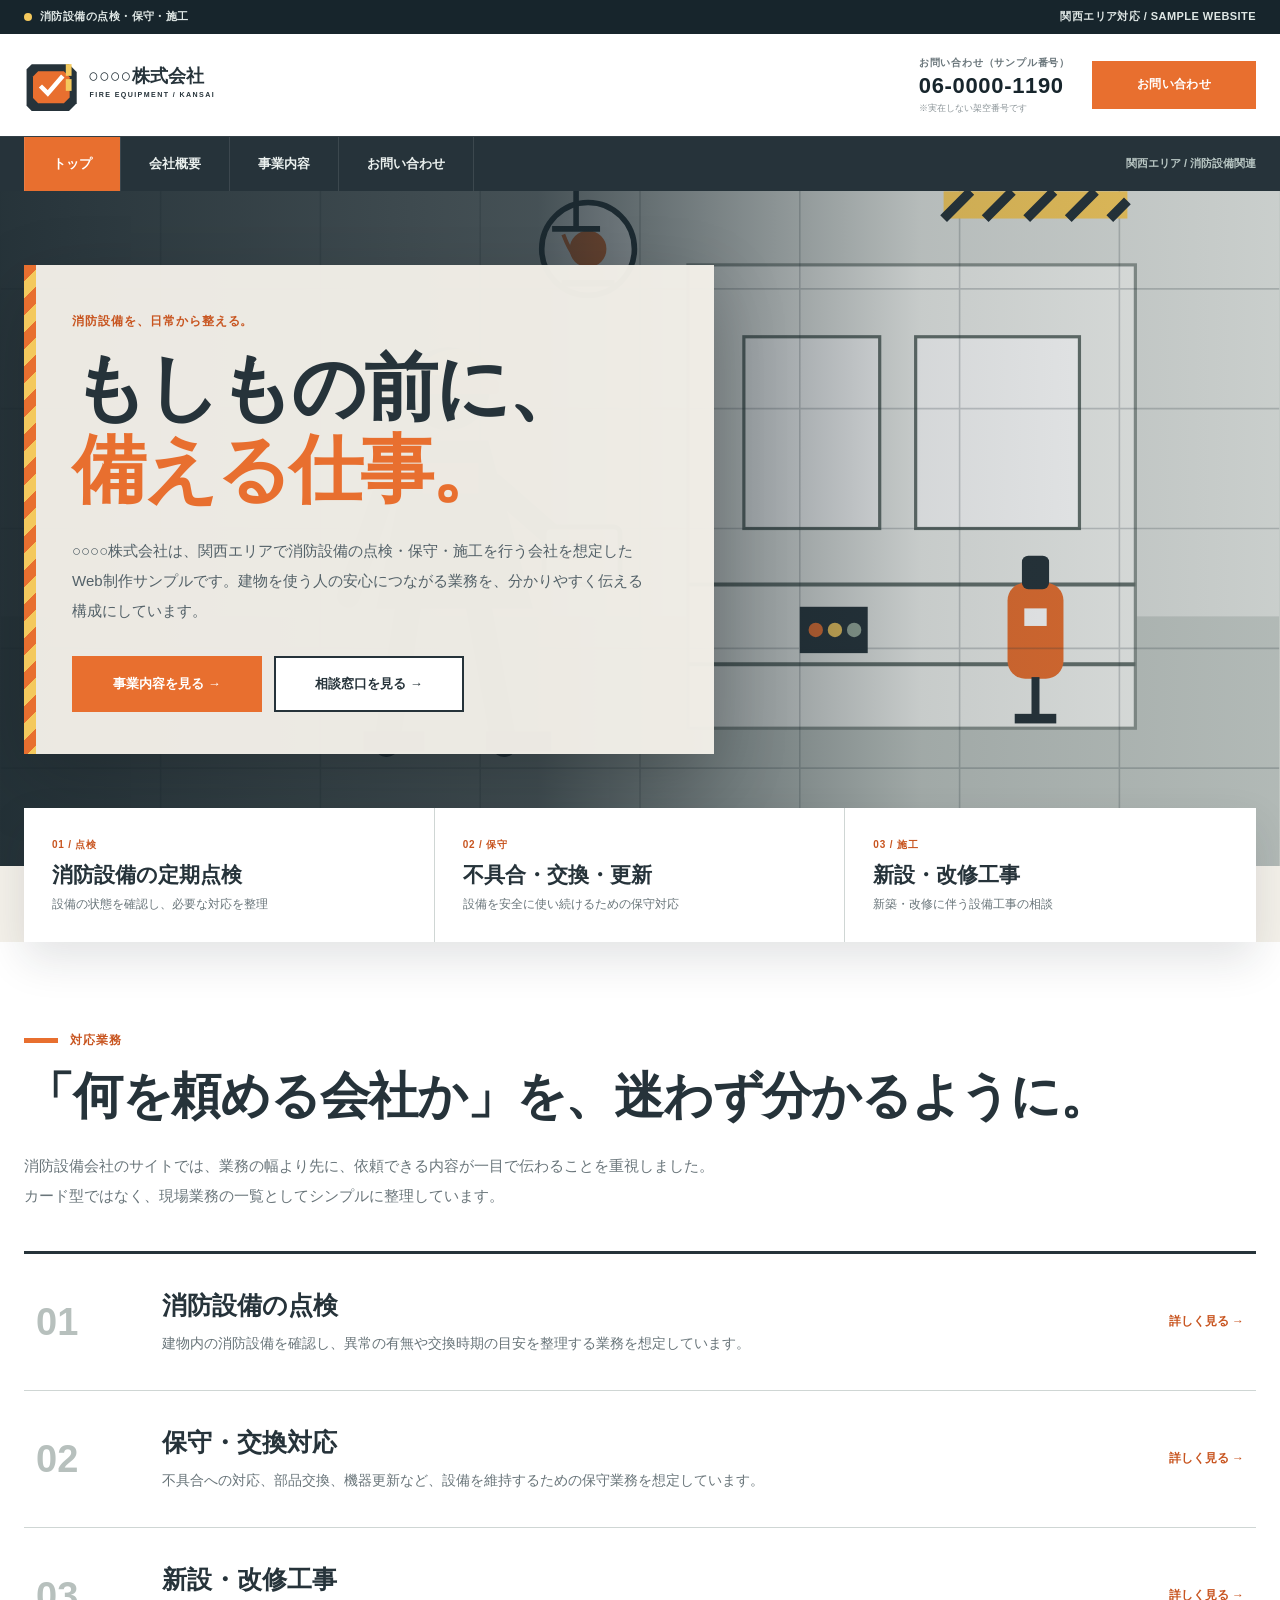
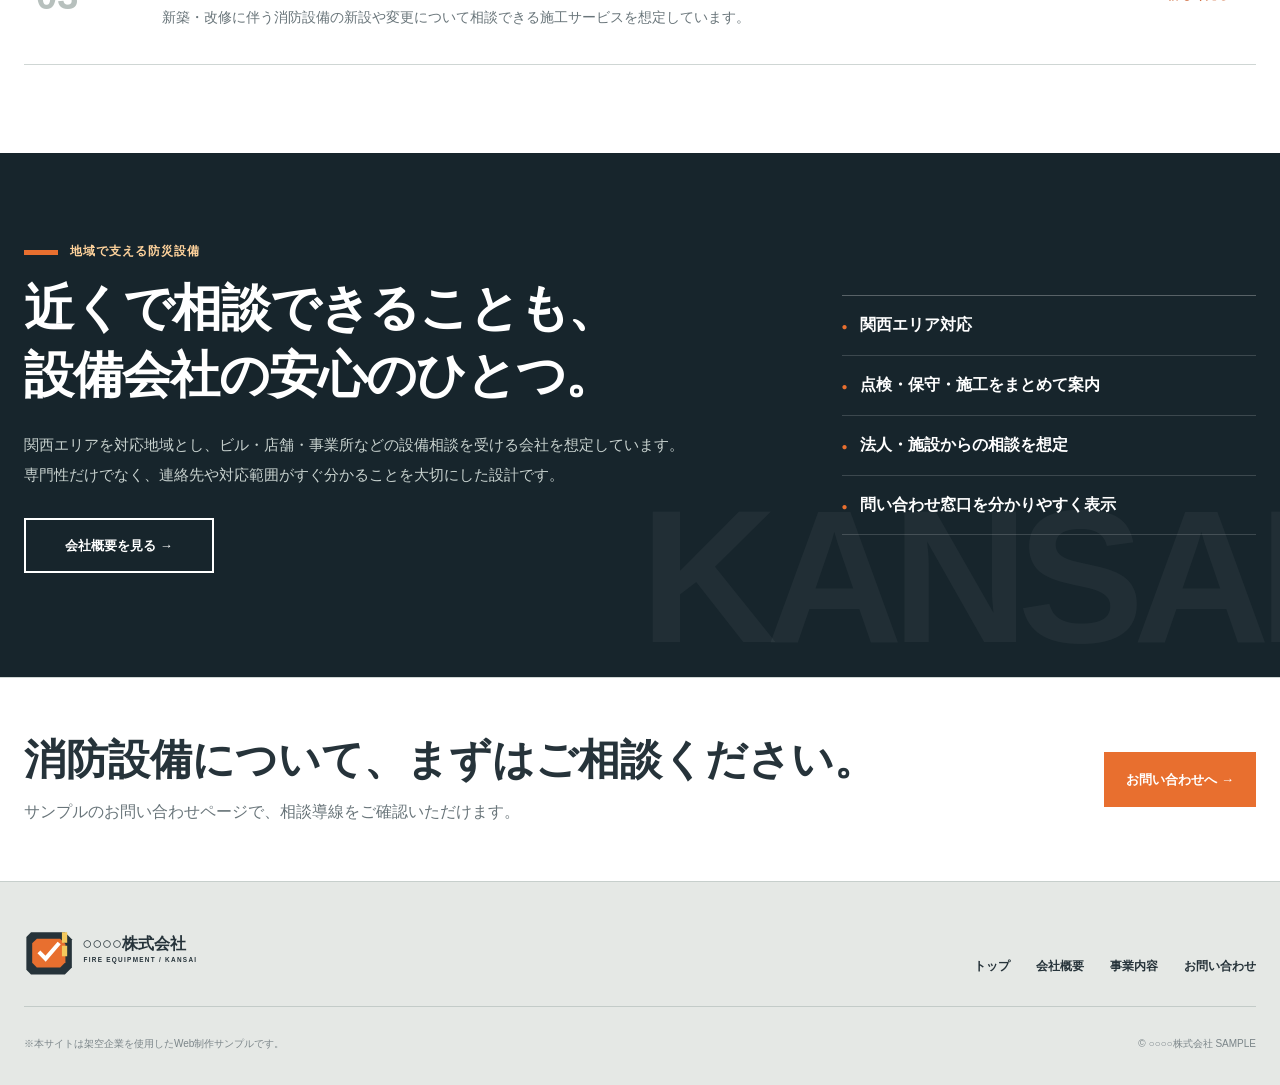
<file: index.html>
<!doctype html>
<html lang="ja">
<head>
  <meta charset="utf-8">
  <meta name="viewport" content="width=device-width, initial-scale=1">
  <meta name="description" content="○○○○株式会社の消防設備会社サンプルサイト。関西エリアを想定した点検・保守・施工サービスをご案内します。">
  <title>○○○○株式会社 | 消防設備サンプルサイト</title>
  <link rel="icon" href="assets/logo.svg" type="image/svg+xml">
  <link rel="stylesheet" href="css/style.css">
  <link rel="stylesheet" href="css/japanese-wrap.css?v=20260929-phrase">
</head>
<body id="top">
<div class="site-topline"><div class="container topline-inner"><p class="topline-status">消防設備の点検・保守・施工</p><p>関西エリア対応 / SAMPLE WEBSITE</p></div></div>
<header class="site-header">
  <div class="container header-main">
    <a class="logo" href="index.html"><img src="assets/logo.svg" alt="○○○○株式会社"></a>
    <div class="header-contact">
      <div class="header-phone"><span>お問い合わせ（サンプル番号）</span><strong>06-0000-1190</strong><small>※実在しない架空番号です</small></div>
      <a class="header-contact-button" href="contact.html">お問い合わせ</a>
    </div>
    <button class="menu-button" type="button" aria-expanded="false" aria-controls="site-nav">MENU</button>
  </div>
  <div class="nav-wrap"><div class="container nav-inner">
    <nav id="site-nav" class="site-nav" aria-label="メインナビゲーション"><a href="index.html" aria-current="page">トップ</a><a href="about.html">会社概要</a><a href="service.html">事業内容</a><a href="contact.html">お問い合わせ</a></nav>
    <p class="nav-area">関西エリア / 消防設備関連</p>
  </div></div>
</header>
<main>
  <section class="hero">
    <figure class="hero-bg"><img src="assets/hero-equipment.svg" alt="消防設備点検をイメージしたサンプルビジュアル"></figure>
    <div class="container hero-inner">
      <div class="hero-sign">
        <p class="hero-label">消防設備を、日常から整える。</p>
        <h1 class="jp-flow"><span class="jp-phrase"><span class="jp-part">もしもの</span><wbr><span class="jp-part">前に、</span></span><wbr><span class="jp-phrase jp-accent">備える仕事。</span></h1>
        <p class="hero-text">○○○○株式会社は、関西エリアで消防設備の点検・保守・施工を行う会社を想定したWeb制作サンプルです。建物を使う人の安心につながる業務を、分かりやすく伝える構成にしています。</p>
        <div class="hero-actions"><a class="button button-orange" href="service.html">事業内容を見る →</a><a class="button" href="contact.html">相談窓口を見る →</a></div>
      </div>
    </div>
  </section>

  <div class="quick-work"><div class="container quick-work-grid">
    <a href="service.html"><small>01 / 点検</small><strong>消防設備の定期点検</strong><span>設備の状態を確認し、必要な対応を整理</span></a>
    <a href="service.html"><small>02 / 保守</small><strong>不具合・交換・更新</strong><span>設備を安全に使い続けるための保守対応</span></a>
    <a href="service.html"><small>03 / 施工</small><strong>新設・改修工事</strong><span>新築・改修に伴う設備工事の相談</span></a>
  </div></div>

  <section class="section section-white">
    <div class="container">
      <p class="kicker">対応業務</p>
      <h2 class="section-title jp-flow"><span class="jp-phrase"><span class="jp-part">「何を頼める</span><wbr><span class="jp-part">会社か」を、</span></span><wbr><span class="jp-phrase"><span class="jp-part">迷わず</span><wbr><span class="jp-part">分かるように。</span></span></h2>
      <p class="section-lead">消防設備会社のサイトでは、業務の幅より先に、依頼できる内容が一目で伝わることを重視しました。カード型ではなく、現場業務の一覧としてシンプルに整理しています。</p>
      <div class="service-lines">
        <article class="service-line"><div class="num">01</div><div><h3>消防設備の点検</h3><p>建物内の消防設備を確認し、異常の有無や交換時期の目安を整理する業務を想定しています。</p></div><a href="service.html">詳しく見る →</a></article>
        <article class="service-line"><div class="num">02</div><div><h3>保守・交換対応</h3><p>不具合への対応、部品交換、機器更新など、設備を維持するための保守業務を想定しています。</p></div><a href="service.html">詳しく見る →</a></article>
        <article class="service-line"><div class="num">03</div><div><h3>新設・改修工事</h3><p>新築・改修に伴う消防設備の新設や変更について相談できる施工サービスを想定しています。</p></div><a href="service.html">詳しく見る →</a></article>
      </div>
    </div>
  </section>

  <section class="promise">
    <div class="container promise-inner">
      <div><p class="kicker">地域で支える防災設備</p><h2 class="section-title jp-flow"><span class="jp-phrase"><span class="jp-part">近くで</span><wbr><span class="jp-part">相談できることも、</span></span><wbr><span class="jp-phrase"><span class="jp-part">設備会社の</span><wbr><span class="jp-part">安心のひとつ。</span></span></h2><p class="section-lead">関西エリアを対応地域とし、ビル・店舗・事業所などの設備相談を受ける会社を想定しています。専門性だけでなく、連絡先や対応範囲がすぐ分かることを大切にした設計です。</p><p style="margin-top:28px"><a class="button button-light" href="about.html">会社概要を見る →</a></p></div>
      <ul class="promise-list"><li>関西エリア対応</li><li>点検・保守・施工をまとめて案内</li><li>法人・施設からの相談を想定</li><li>問い合わせ窓口を分かりやすく表示</li></ul>
    </div>
  </section>

  <section class="contact-cta"><div class="container contact-cta-inner"><div><h2 class="jp-flow"><span class="jp-phrase">消防設備について、</span><wbr><span class="jp-phrase"><span class="jp-part">まずは</span><wbr><span class="jp-part">ご相談ください。</span></span></h2><p>サンプルのお問い合わせページで、相談導線をご確認いただけます。</p></div><a class="button button-orange" href="contact.html">お問い合わせへ →</a></div></section>
</main>
<footer class="site-footer"><div class="container"><div class="footer-main"><a class="footer-logo" href="index.html"><img src="assets/logo.svg" alt="○○○○株式会社"></a><nav class="footer-nav" aria-label="フッターナビ"><a href="index.html">トップ</a><a href="about.html">会社概要</a><a href="service.html">事業内容</a><a href="contact.html">お問い合わせ</a></nav></div><div class="footer-bottom"><p>※本サイトは架空企業を使用したWeb制作サンプルです。</p><p>© ○○○○株式会社 SAMPLE</p></div></div></footer>
<script src="js/main.js?v=20260929-phrase"></script>
</body>
</html>
</file>
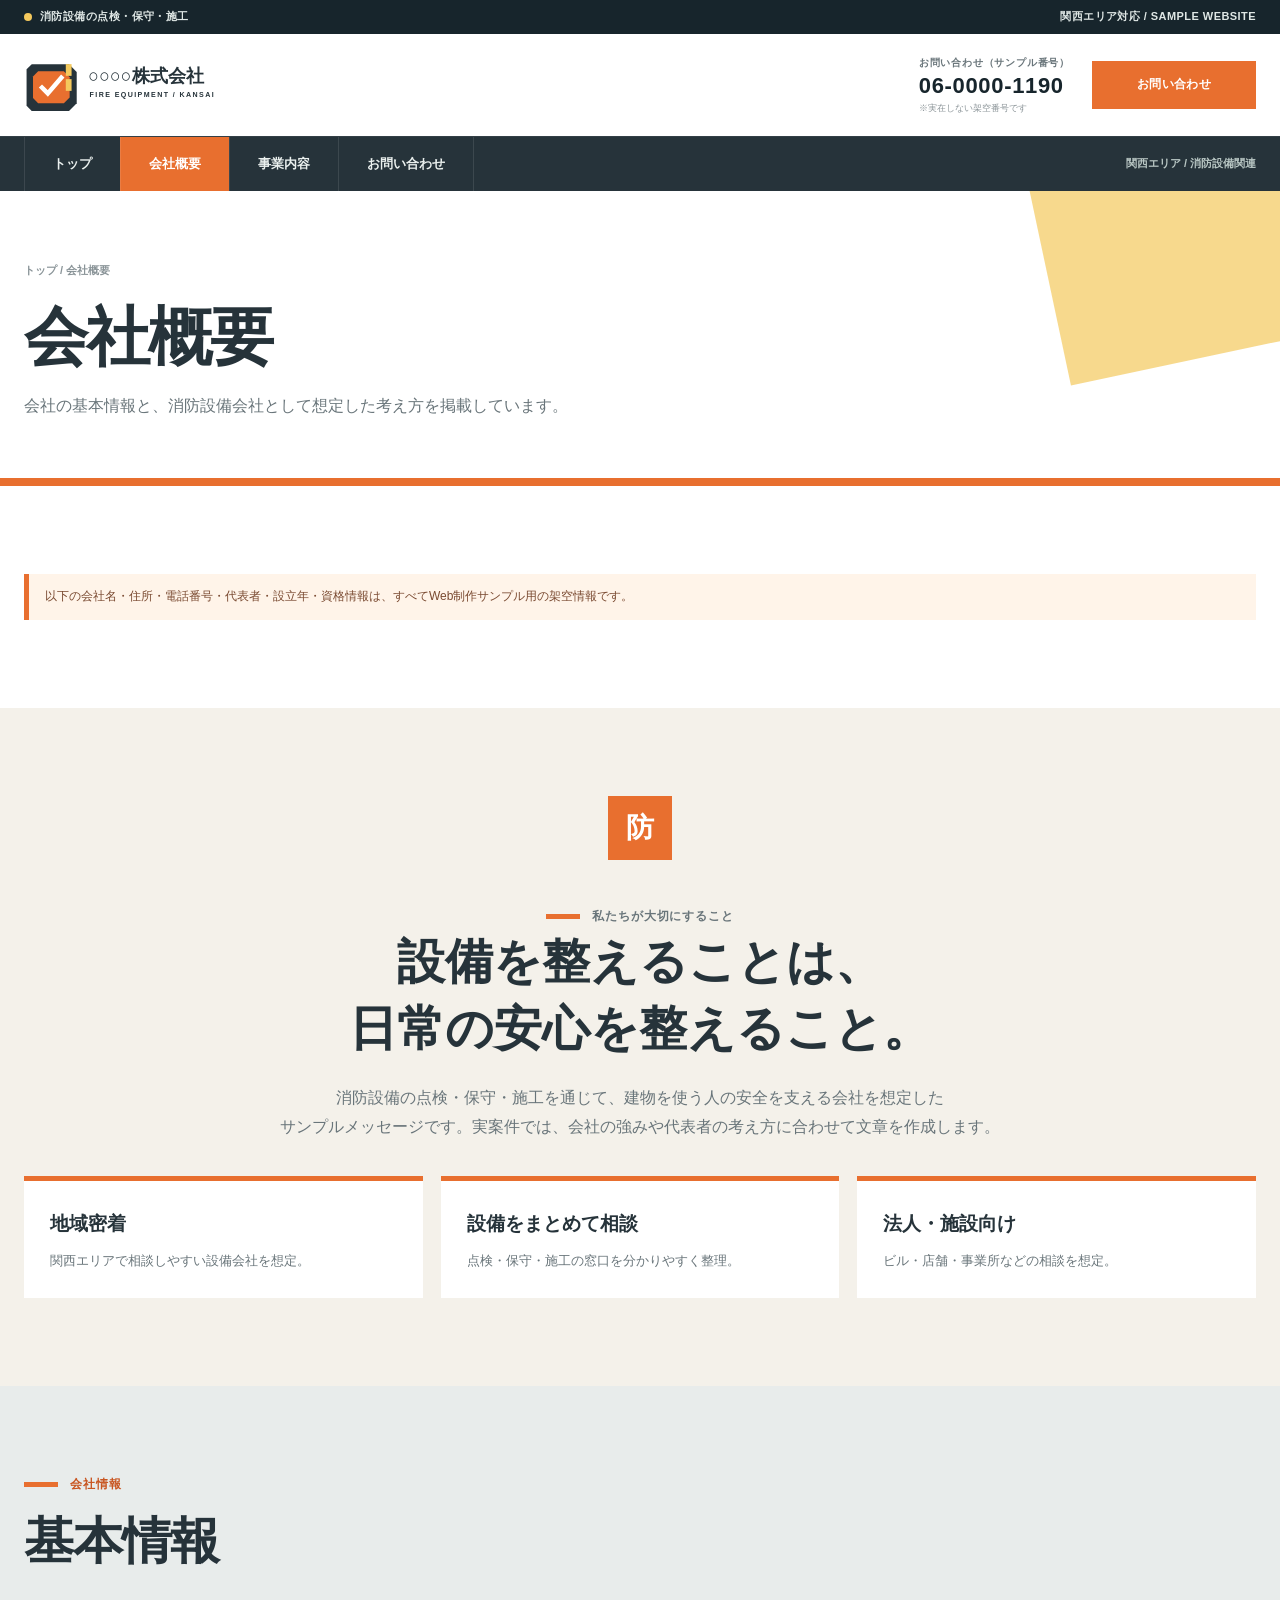
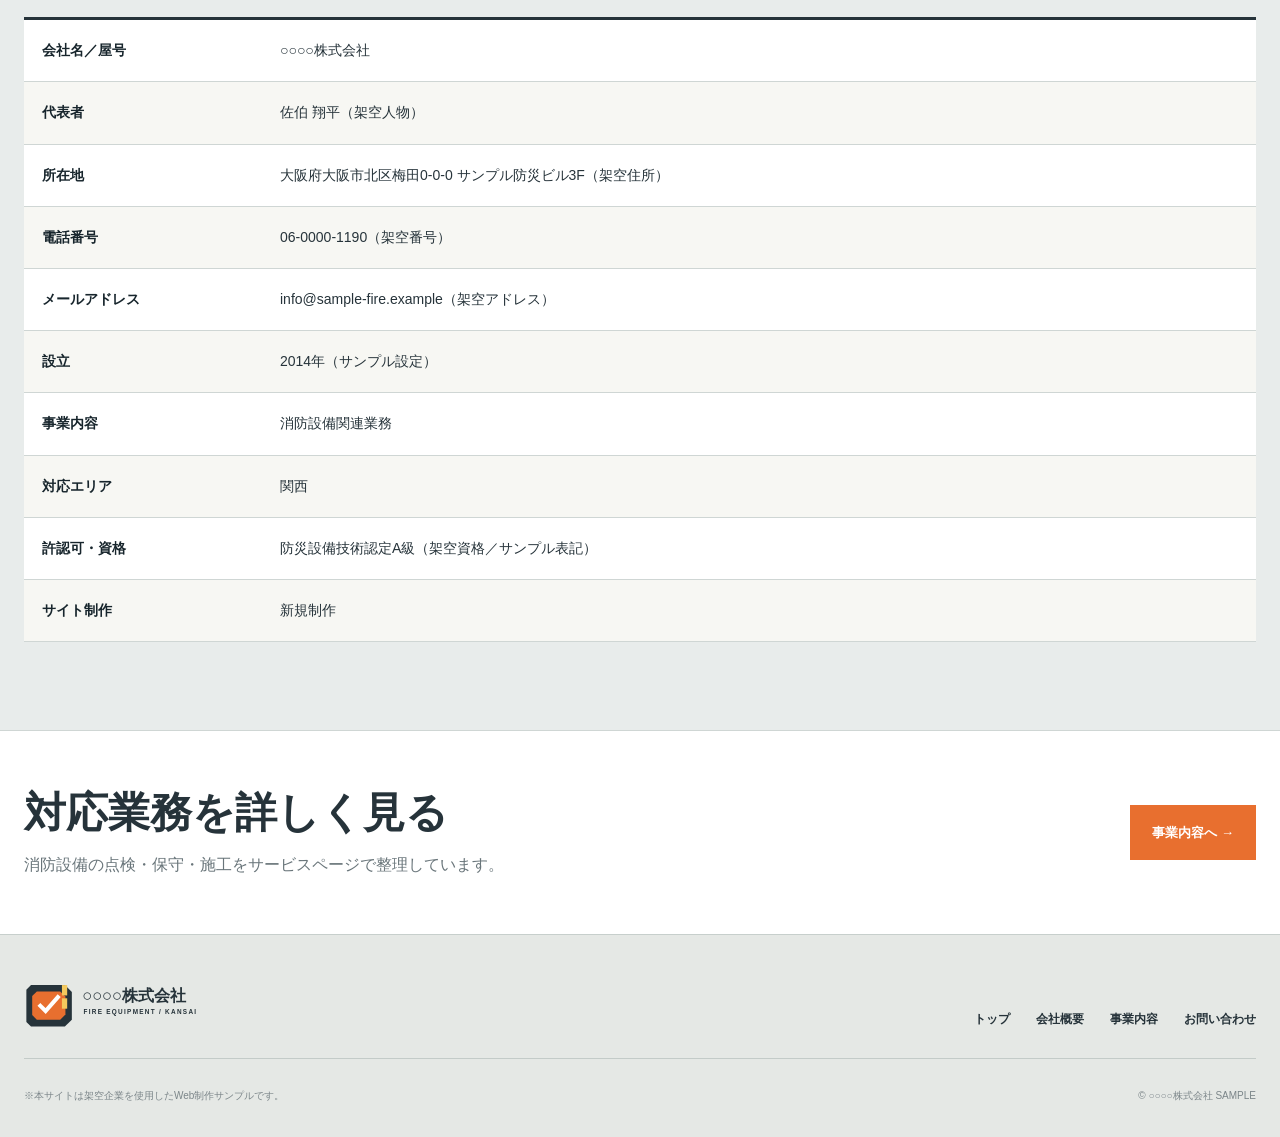
<file: about.html>
<!doctype html>
<html lang="ja">
<head>
  <meta charset="utf-8">
  <meta name="viewport" content="width=device-width, initial-scale=1">
  <meta name="description" content="○○○○株式会社の会社概要サンプル。架空の会社情報を掲載しています。">
  <title>会社概要 | ○○○○株式会社</title>
  <link rel="icon" href="assets/logo.svg" type="image/svg+xml">
  <link rel="stylesheet" href="css/style.css">
  <link rel="stylesheet" href="css/japanese-wrap.css?v=20260929-phrase">
</head>
<body id="top">
<div class="site-topline"><div class="container topline-inner"><p class="topline-status">消防設備の点検・保守・施工</p><p>関西エリア対応 / SAMPLE WEBSITE</p></div></div>
<header class="site-header">
  <div class="container header-main"><a class="logo" href="index.html"><img src="assets/logo.svg" alt="○○○○株式会社"></a><div class="header-contact"><div class="header-phone"><span>お問い合わせ（サンプル番号）</span><strong>06-0000-1190</strong><small>※実在しない架空番号です</small></div><a class="header-contact-button" href="contact.html">お問い合わせ</a></div><button class="menu-button" type="button" aria-expanded="false" aria-controls="site-nav">MENU</button></div>
  <div class="nav-wrap"><div class="container nav-inner"><nav id="site-nav" class="site-nav" aria-label="メインナビゲーション"><a href="index.html">トップ</a><a href="about.html" aria-current="page">会社概要</a><a href="service.html">事業内容</a><a href="contact.html">お問い合わせ</a></nav><p class="nav-area">関西エリア / 消防設備関連</p></div></div>
</header>
<main>
  <section class="page-hero"><div class="container page-hero-inner"><p class="breadcrumb">トップ / 会社概要</p><h1 class="jp-flow"><span class="jp-phrase">会社概要</span></h1><p>会社の基本情報と、消防設備会社として想定した考え方を掲載しています。</p></div></section>

  <section class="section section-white"><div class="container"><p class="sample-note">以下の会社名・住所・電話番号・代表者・設立年・資格情報は、すべてWeb制作サンプル用の架空情報です。</p></div></section>

  <section class="section"><div class="container">
    <div class="message-block"><div class="message-mark">防</div><p class="kicker" style="justify-content:center">私たちが大切にすること</p><h2 class="jp-flow"><span class="jp-phrase"><span class="jp-part">設備を</span><wbr><span class="jp-part">整えることは、</span></span><wbr><span class="jp-phrase"><span class="jp-part">日常の安心を</span><wbr><span class="jp-part">整えること。</span></span></h2><p>消防設備の点検・保守・施工を通じて、建物を使う人の安全を支える会社を想定したサンプルメッセージです。実案件では、会社の強みや代表者の考え方に合わせて文章を作成します。</p></div>
    <div class="about-points"><div class="about-point"><strong>地域密着</strong><p>関西エリアで相談しやすい設備会社を想定。</p></div><div class="about-point"><strong>設備をまとめて相談</strong><p>点検・保守・施工の窓口を分かりやすく整理。</p></div><div class="about-point"><strong>法人・施設向け</strong><p>ビル・店舗・事業所などの相談を想定。</p></div></div>
  </div></section>

  <section class="section section-mist"><div class="container"><p class="kicker">会社情報</p><h2 class="section-title jp-flow"><span class="jp-phrase">基本情報</span></h2><dl class="company-table">
    <div class="company-row"><dt>会社名／屋号</dt><dd>○○○○株式会社</dd></div>
    <div class="company-row"><dt>代表者</dt><dd>佐伯 翔平（架空人物）</dd></div>
    <div class="company-row"><dt>所在地</dt><dd>大阪府大阪市北区梅田0-0-0 サンプル防災ビル3F（架空住所）</dd></div>
    <div class="company-row"><dt>電話番号</dt><dd>06-0000-1190（架空番号）</dd></div>
    <div class="company-row"><dt>メールアドレス</dt><dd>info@sample-fire.example（架空アドレス）</dd></div>
    <div class="company-row"><dt>設立</dt><dd>2014年（サンプル設定）</dd></div>
    <div class="company-row"><dt>事業内容</dt><dd>消防設備関連業務</dd></div>
    <div class="company-row"><dt>対応エリア</dt><dd>関西</dd></div>
    <div class="company-row"><dt>許認可・資格</dt><dd>防災設備技術認定A級（架空資格／サンプル表記）</dd></div>
    <div class="company-row"><dt>サイト制作</dt><dd>新規制作</dd></div>
  </dl></div></section>

  <section class="contact-cta"><div class="container contact-cta-inner"><div><h2 class="jp-flow"><span class="jp-phrase">対応業務を</span><wbr><span class="jp-phrase">詳しく見る</span></h2><p>消防設備の点検・保守・施工をサービスページで整理しています。</p></div><a class="button button-orange" href="service.html">事業内容へ →</a></div></section>
</main>
<footer class="site-footer"><div class="container"><div class="footer-main"><a class="footer-logo" href="index.html"><img src="assets/logo.svg" alt="○○○○株式会社"></a><nav class="footer-nav" aria-label="フッターナビ"><a href="index.html">トップ</a><a href="about.html">会社概要</a><a href="service.html">事業内容</a><a href="contact.html">お問い合わせ</a></nav></div><div class="footer-bottom"><p>※本サイトは架空企業を使用したWeb制作サンプルです。</p><p>© ○○○○株式会社 SAMPLE</p></div></div></footer>
<script src="js/main.js?v=20260929-phrase"></script>
</body>
</html>
</file>
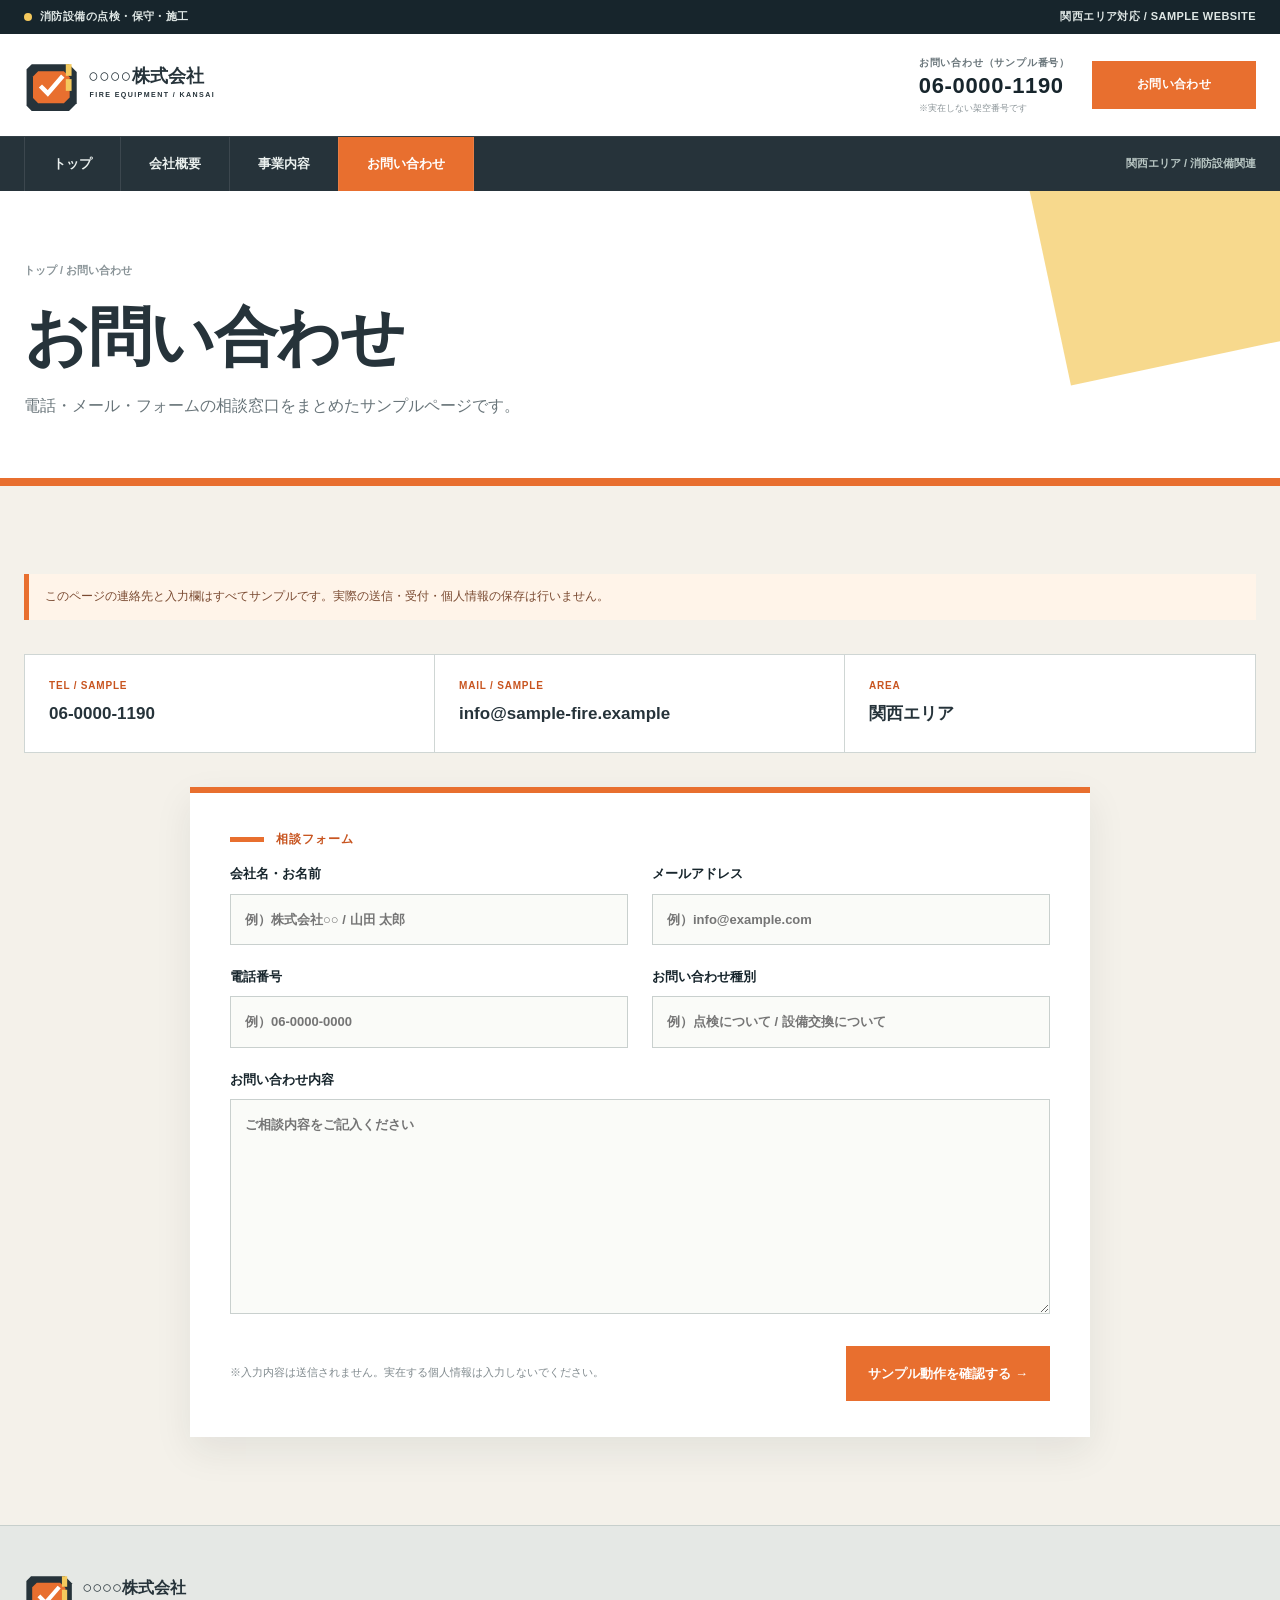
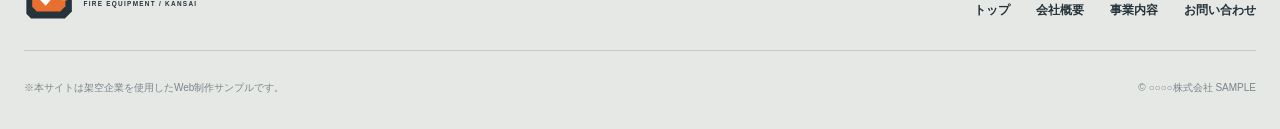
<file: contact.html>
<!doctype html>
<html lang="ja">
<head>
  <meta charset="utf-8">
  <meta name="viewport" content="width=device-width, initial-scale=1">
  <meta name="description" content="○○○○株式会社のお問い合わせサンプルページ。フォームは表示確認用で実際の送信は行いません。">
  <title>お問い合わせ | ○○○○株式会社</title>
  <link rel="icon" href="assets/logo.svg" type="image/svg+xml">
  <link rel="stylesheet" href="css/style.css">
  <link rel="stylesheet" href="css/japanese-wrap.css?v=20260929-phrase">
</head>
<body id="top">
<div class="site-topline"><div class="container topline-inner"><p class="topline-status">消防設備の点検・保守・施工</p><p>関西エリア対応 / SAMPLE WEBSITE</p></div></div>
<header class="site-header">
  <div class="container header-main"><a class="logo" href="index.html"><img src="assets/logo.svg" alt="○○○○株式会社"></a><div class="header-contact"><div class="header-phone"><span>お問い合わせ（サンプル番号）</span><strong>06-0000-1190</strong><small>※実在しない架空番号です</small></div><a class="header-contact-button" href="contact.html">お問い合わせ</a></div><button class="menu-button" type="button" aria-expanded="false" aria-controls="site-nav">MENU</button></div>
  <div class="nav-wrap"><div class="container nav-inner"><nav id="site-nav" class="site-nav" aria-label="メインナビゲーション"><a href="index.html">トップ</a><a href="about.html">会社概要</a><a href="service.html">事業内容</a><a href="contact.html" aria-current="page">お問い合わせ</a></nav><p class="nav-area">関西エリア / 消防設備関連</p></div></div>
</header>
<main>
  <section class="page-hero"><div class="container page-hero-inner"><p class="breadcrumb">トップ / お問い合わせ</p><h1 class="jp-flow"><span class="jp-phrase">お問い合わせ</span></h1><p>電話・メール・フォームの相談窓口をまとめたサンプルページです。</p></div></section>

  <section class="section"><div class="container">
    <p class="sample-note">このページの連絡先と入力欄はすべてサンプルです。実際の送信・受付・個人情報の保存は行いません。</p>
    <div class="contact-rail" style="margin-top:34px"><div><span>TEL / SAMPLE</span><strong>06-0000-1190</strong></div><div><span>MAIL / SAMPLE</span><strong>info@sample-fire.example</strong></div><div><span>AREA</span><strong>関西エリア</strong></div></div>

    <div class="contact-form" id="contact-form" role="form" aria-label="お問い合わせフォーム（サンプル）">
      <p class="kicker">相談フォーム</p>
      <div class="form-grid">
        <label>会社名・お名前<input type="text" autocomplete="off" placeholder="例）株式会社○○ / 山田 太郎"></label>
        <label>メールアドレス<input type="email" autocomplete="off" placeholder="例）info@example.com"></label>
        <label>電話番号<input type="tel" autocomplete="off" placeholder="例）06-0000-0000"></label>
        <label>お問い合わせ種別<input type="text" autocomplete="off" placeholder="例）点検について / 設備交換について"></label>
        <label class="full">お問い合わせ内容<textarea rows="8" autocomplete="off" placeholder="ご相談内容をご記入ください"></textarea></label>
      </div>
      <div class="form-actions"><p class="form-note">※入力内容は送信されません。実在する個人情報は入力しないでください。</p><button class="button button-orange" id="contact-demo-button" type="button">サンプル動作を確認する →</button></div>
    </div>
  </div></section>
</main>
<footer class="site-footer"><div class="container"><div class="footer-main"><a class="footer-logo" href="index.html"><img src="assets/logo.svg" alt="○○○○株式会社"></a><nav class="footer-nav" aria-label="フッターナビ"><a href="index.html">トップ</a><a href="about.html">会社概要</a><a href="service.html">事業内容</a><a href="contact.html">お問い合わせ</a></nav></div><div class="footer-bottom"><p>※本サイトは架空企業を使用したWeb制作サンプルです。</p><p>© ○○○○株式会社 SAMPLE</p></div></div></footer>
<script src="js/main.js?v=20260929-phrase"></script>
</body>
</html>
</file>
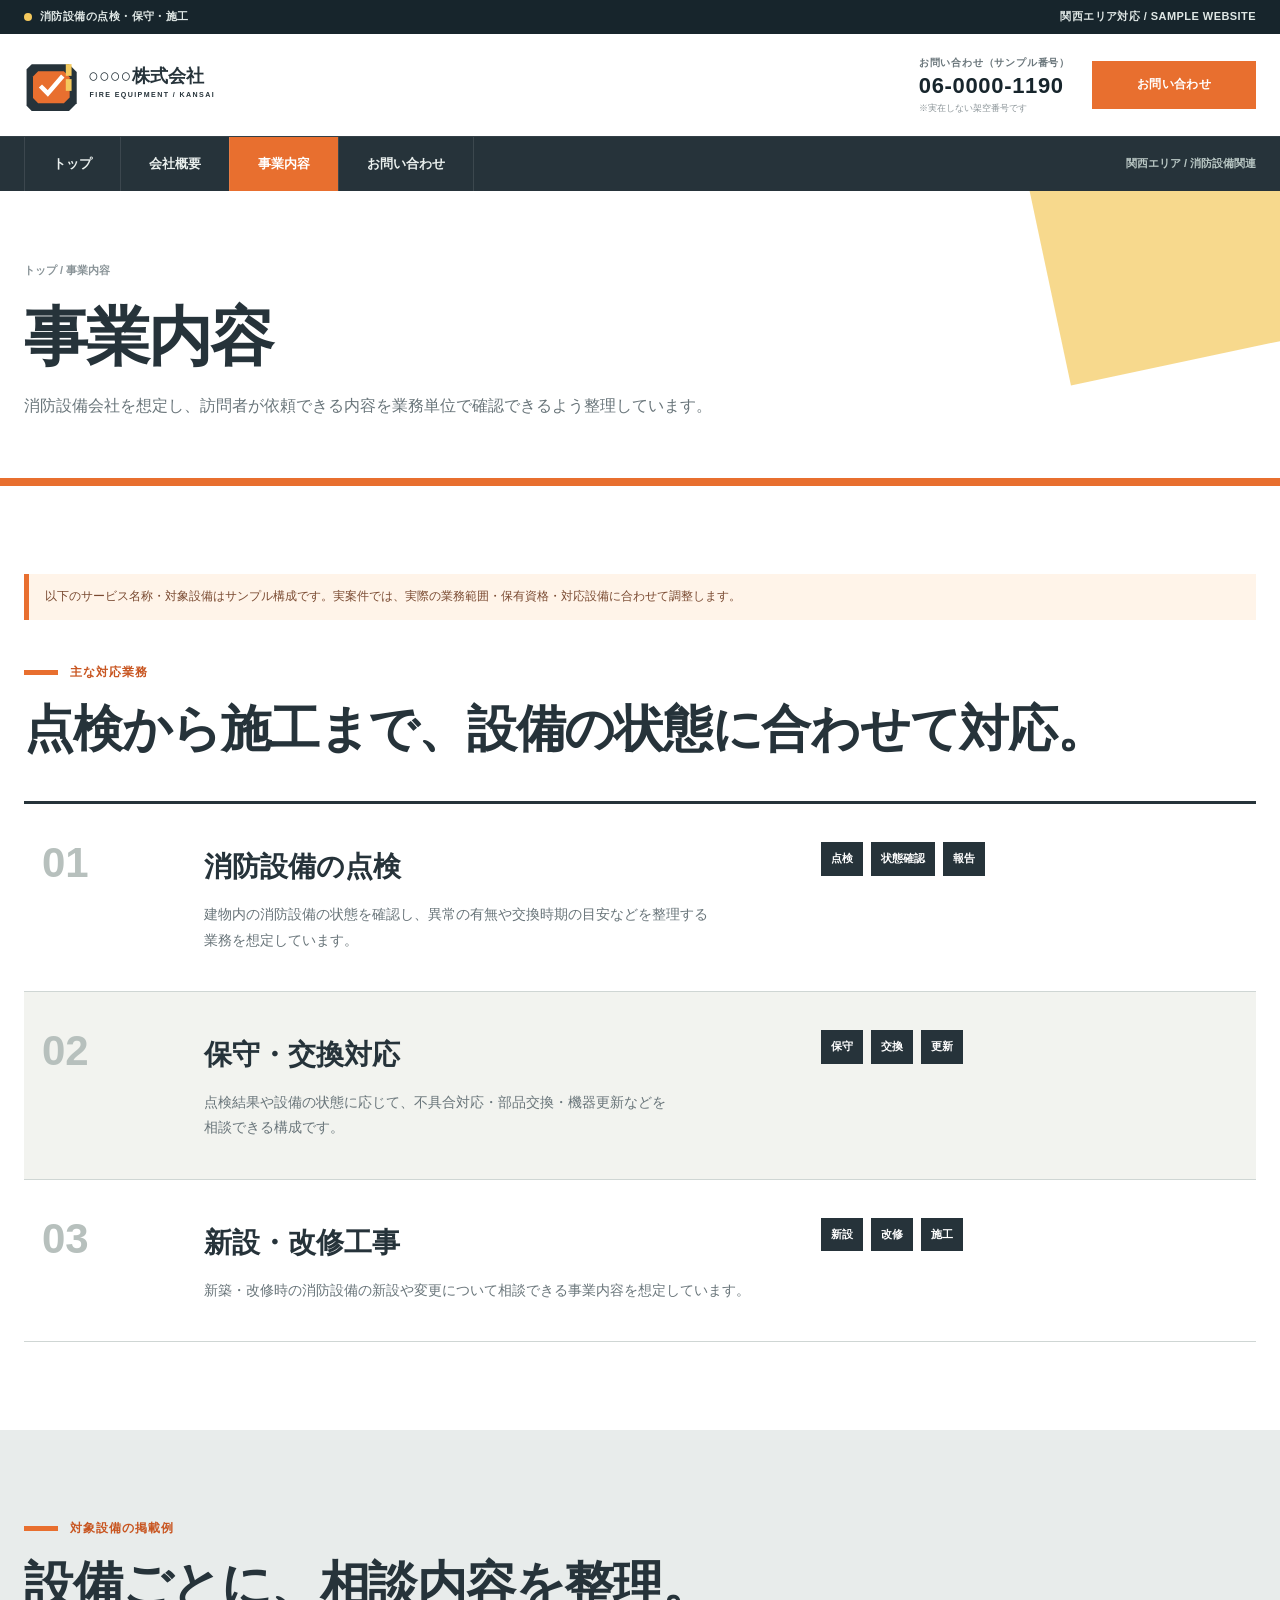
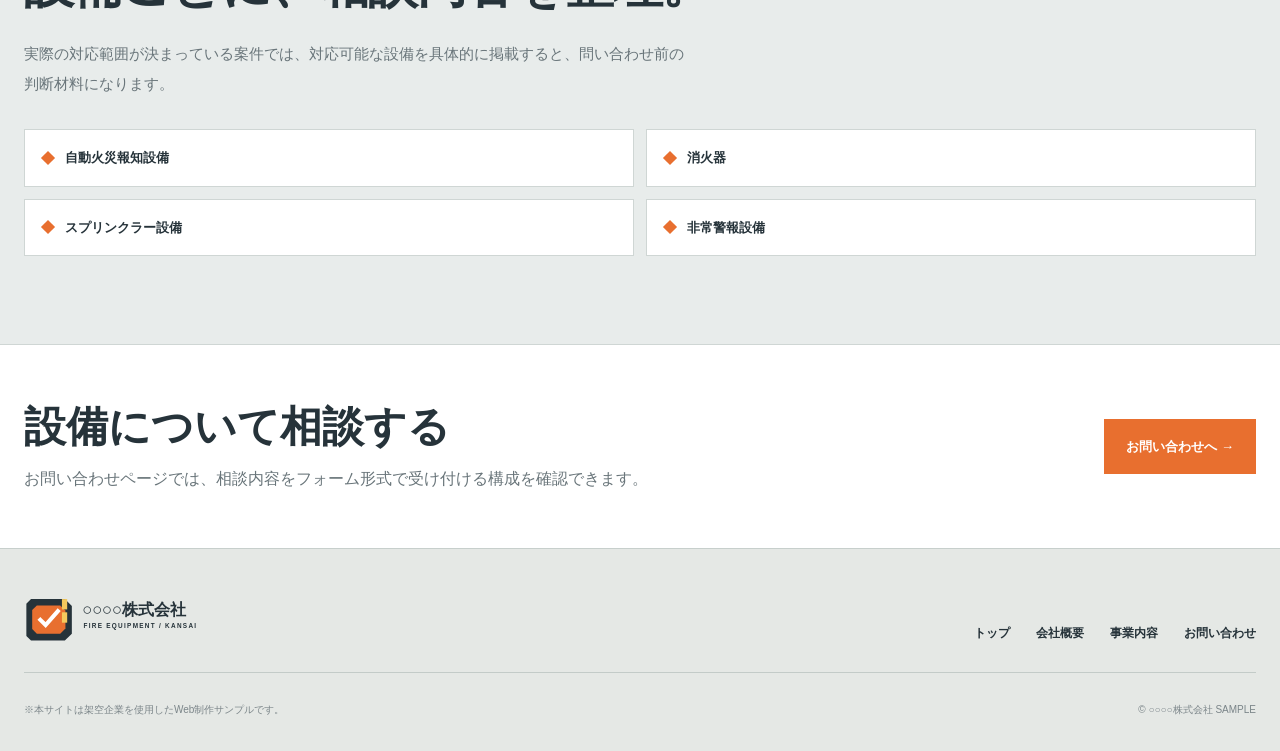
<file: service.html>
<!doctype html>
<html lang="ja">
<head>
  <meta charset="utf-8">
  <meta name="viewport" content="width=device-width, initial-scale=1">
  <meta name="description" content="○○○○株式会社の消防設備関連サービス・事業内容サンプルページ。">
  <title>事業内容 | ○○○○株式会社</title>
  <link rel="icon" href="assets/logo.svg" type="image/svg+xml">
  <link rel="stylesheet" href="css/style.css">
  <link rel="stylesheet" href="css/japanese-wrap.css?v=20260929-phrase">
</head>
<body id="top">
<div class="site-topline"><div class="container topline-inner"><p class="topline-status">消防設備の点検・保守・施工</p><p>関西エリア対応 / SAMPLE WEBSITE</p></div></div>
<header class="site-header">
  <div class="container header-main"><a class="logo" href="index.html"><img src="assets/logo.svg" alt="○○○○株式会社"></a><div class="header-contact"><div class="header-phone"><span>お問い合わせ（サンプル番号）</span><strong>06-0000-1190</strong><small>※実在しない架空番号です</small></div><a class="header-contact-button" href="contact.html">お問い合わせ</a></div><button class="menu-button" type="button" aria-expanded="false" aria-controls="site-nav">MENU</button></div>
  <div class="nav-wrap"><div class="container nav-inner"><nav id="site-nav" class="site-nav" aria-label="メインナビゲーション"><a href="index.html">トップ</a><a href="about.html">会社概要</a><a href="service.html" aria-current="page">事業内容</a><a href="contact.html">お問い合わせ</a></nav><p class="nav-area">関西エリア / 消防設備関連</p></div></div>
</header>
<main>
  <section class="page-hero"><div class="container page-hero-inner"><p class="breadcrumb">トップ / 事業内容</p><h1 class="jp-flow"><span class="jp-phrase">事業内容</span></h1><p>消防設備会社を想定し、訪問者が依頼できる内容を業務単位で確認できるよう整理しています。</p></div></section>

  <section class="section section-white"><div class="container"><p class="sample-note">以下のサービス名称・対象設備はサンプル構成です。実案件では、実際の業務範囲・保有資格・対応設備に合わせて調整します。</p><p class="kicker" style="margin-top:42px">主な対応業務</p><h2 class="section-title jp-flow"><span class="jp-phrase">点検から施工まで、</span><wbr><span class="jp-phrase"><span class="jp-part">設備の状態に</span><wbr><span class="jp-part">合わせて対応。</span></span></h2><div class="work-blocks">
    <article class="work-block"><div class="work-index">01</div><div><h2 class="jp-flow"><span class="jp-phrase">消防設備の点検</span></h2><p>建物内の消防設備の状態を確認し、異常の有無や交換時期の目安などを整理する業務を想定しています。</p></div><div class="work-tags"><span>点検</span><span>状態確認</span><span>報告</span></div></article>
    <article class="work-block"><div class="work-index">02</div><div><h2 class="jp-flow"><span class="jp-phrase">保守・交換対応</span></h2><p>点検結果や設備の状態に応じて、不具合対応・部品交換・機器更新などを相談できる構成です。</p></div><div class="work-tags"><span>保守</span><span>交換</span><span>更新</span></div></article>
    <article class="work-block"><div class="work-index">03</div><div><h2 class="jp-flow"><span class="jp-phrase">新設・改修工事</span></h2><p>新築・改修時の消防設備の新設や変更について相談できる事業内容を想定しています。</p></div><div class="work-tags"><span>新設</span><span>改修</span><span>施工</span></div></article>
  </div></div></section>

  <section class="section section-mist"><div class="container"><p class="kicker">対象設備の掲載例</p><h2 class="section-title jp-flow"><span class="jp-phrase">設備ごとに、</span><wbr><span class="jp-phrase">相談内容を整理。</span></h2><p class="section-lead">実際の対応範囲が決まっている案件では、対応可能な設備を具体的に掲載すると、問い合わせ前の判断材料になります。</p><div class="equipment-list"><div>自動火災報知設備</div><div>消火器</div><div>スプリンクラー設備</div><div>非常警報設備</div></div></div></section>

  <section class="contact-cta"><div class="container contact-cta-inner"><div><h2 class="jp-flow"><span class="jp-phrase">設備について</span><wbr><span class="jp-phrase">相談する</span></h2><p>お問い合わせページでは、相談内容をフォーム形式で受け付ける構成を確認できます。</p></div><a class="button button-orange" href="contact.html">お問い合わせへ →</a></div></section>
</main>
<footer class="site-footer"><div class="container"><div class="footer-main"><a class="footer-logo" href="index.html"><img src="assets/logo.svg" alt="○○○○株式会社"></a><nav class="footer-nav" aria-label="フッターナビ"><a href="index.html">トップ</a><a href="about.html">会社概要</a><a href="service.html">事業内容</a><a href="contact.html">お問い合わせ</a></nav></div><div class="footer-bottom"><p>※本サイトは架空企業を使用したWeb制作サンプルです。</p><p>© ○○○○株式会社 SAMPLE</p></div></div></footer>
<script src="js/main.js?v=20260929-phrase"></script>
</body>
</html>
</file>
<file: css/style.css>
:root{
  --ink:#26333a;
  --ink-deep:#17252c;
  --orange:#e86f2f;
  --orange-dark:#c85520;
  --yellow:#f4c95d;
  --paper:#f4f1ea;
  --white:#fff;
  --mist:#e8eceb;
  --line:#cfd6d4;
  --muted:#69757a;
  --max:1180px;
}
*{box-sizing:border-box}
html{scroll-behavior:smooth}
body{margin:0;background:var(--paper);color:var(--ink);font-family:"Yu Gothic","Noto Sans JP",Meiryo,sans-serif;line-height:1.8;-webkit-font-smoothing:antialiased}
a{color:inherit;text-decoration:none}
img{display:block;max-width:100%}
button,input,textarea,select{font:inherit}
.container{width:min(calc(100% - 48px),var(--max));margin-inline:auto}
.section{padding:88px 0}
.section-white{background:#fff}
.section-mist{background:var(--mist)}
.kicker{display:flex;align-items:center;gap:12px;margin:0 0 12px;color:var(--orange-dark);font-size:12px;font-weight:900;letter-spacing:.08em}
.kicker::before{content:"";width:34px;height:5px;background:var(--orange)}
.section-title{margin:0;font-size:clamp(31px,4.2vw,50px);line-height:1.35;letter-spacing:-.025em;font-weight:900}
.section-lead{max-width:760px;margin:20px 0 0;color:var(--muted);font-size:15px;line-height:2}
.sample-note{margin:0;padding:12px 16px;background:#fff4e9;border-left:5px solid var(--orange);font-size:12px;color:#7a4a31}
.site-topline{background:var(--ink-deep);color:#dfe7e5}
.topline-inner{min-height:34px;display:flex;align-items:center;justify-content:space-between;gap:20px;font-size:11px;font-weight:700;letter-spacing:.04em}
.topline-inner p{margin:0}
.topline-status{display:flex;align-items:center;gap:8px}
.topline-status::before{content:"";width:8px;height:8px;background:var(--yellow);border-radius:50%}
.site-header{background:#fff}
.header-main{position:relative;min-height:102px;display:flex;align-items:center;justify-content:space-between;gap:32px}
.logo img{width:270px;height:auto}
.header-contact{display:flex;align-items:center;gap:22px}
.header-phone span{display:block;color:var(--muted);font-size:10px;font-weight:800;letter-spacing:.08em}
.header-phone strong{display:block;color:var(--ink-deep);font-size:22px;line-height:1.25;letter-spacing:.03em}
.header-phone small{display:block;color:#8b9498;font-size:9px}
.header-contact-button{display:inline-flex;align-items:center;justify-content:center;min-width:164px;padding:13px 18px;background:var(--orange);color:#fff;font-size:12px;font-weight:900;letter-spacing:.04em}
.header-contact-button:hover{background:var(--orange-dark)}
.nav-wrap{background:var(--ink);border-top:1px solid rgba(255,255,255,.06)}
.nav-inner{display:flex;align-items:center;justify-content:space-between;min-height:54px}
.site-nav{display:flex;align-items:stretch}
.site-nav a{display:flex;align-items:center;padding:0 28px;min-height:54px;border-left:1px solid rgba(255,255,255,.1);color:#eaf0ee;font-size:13px;font-weight:800}
.site-nav a:last-child{border-right:1px solid rgba(255,255,255,.1)}
.site-nav a:hover,.site-nav a[aria-current="page"]{background:var(--orange);color:#fff}
.nav-area{color:#b9c7c4;font-size:11px;font-weight:700}
.menu-button{display:none;border:0;background:var(--orange);color:#fff;padding:10px 14px;font-size:12px;font-weight:900}
.button{display:inline-flex;align-items:center;justify-content:center;gap:14px;min-width:190px;padding:14px 20px;border:2px solid var(--ink);background:#fff;color:var(--ink);font-size:13px;font-weight:900;transition:.2s}
.button:hover{background:var(--ink);color:#fff}
.button-orange{background:var(--orange);border-color:var(--orange);color:#fff}
.button-orange:hover{background:var(--orange-dark);border-color:var(--orange-dark)}
.button-light{border-color:#fff;background:transparent;color:#fff}
.button-light:hover{background:#fff;color:var(--ink)}
.hero{position:relative;min-height:650px;overflow:hidden;background:#cfd5d2}
.hero-bg{position:absolute;inset:0;margin:0}
.hero-bg img{width:100%;height:100%;object-fit:cover}
.hero-bg::after{content:"";position:absolute;inset:0;background:linear-gradient(90deg,rgba(23,37,44,.92) 0%,rgba(23,37,44,.76) 42%,rgba(23,37,44,.18) 72%,rgba(23,37,44,.08) 100%)}
.hero-inner{position:relative;z-index:2;display:flex;align-items:center;min-height:650px;padding:74px 0 112px}
.hero-sign{position:relative;max-width:690px;padding:46px 48px 42px;background:rgba(244,241,234,.96);box-shadow:0 24px 70px rgba(0,0,0,.18)}
.hero-sign::before{content:"";position:absolute;left:0;top:0;bottom:0;width:12px;background:repeating-linear-gradient(135deg,var(--orange) 0 12px,var(--yellow) 12px 24px)}
.hero-label{margin:0 0 14px;color:var(--orange-dark);font-size:12px;font-weight:900;letter-spacing:.08em}
.hero h1{margin:0;font-size:clamp(44px,6vw,74px);line-height:1.12;letter-spacing:-.04em;font-weight:900}
.hero h1 span{display:block;color:var(--orange)}
.hero-text{max-width:600px;margin:24px 0 30px;color:#536168;font-size:15px;line-height:2}
.hero-actions{display:flex;gap:12px;flex-wrap:wrap}
.quick-work{position:relative;z-index:3;margin-top:-58px}
.quick-work-grid{display:grid;grid-template-columns:repeat(3,1fr);background:#fff;box-shadow:0 18px 44px rgba(23,37,44,.12)}
.quick-work a{position:relative;padding:28px 28px 26px;border-right:1px solid var(--line);transition:.2s}
.quick-work a:last-child{border-right:0}
.quick-work a::before{content:"";position:absolute;left:0;bottom:0;width:100%;height:5px;background:var(--orange);transform:scaleX(0);transform-origin:left;transition:.2s}
.quick-work a:hover::before{transform:scaleX(1)}
.quick-work small{display:block;color:var(--orange-dark);font-size:10px;font-weight:900;letter-spacing:.08em}
.quick-work strong{display:block;margin-top:6px;font-size:21px;line-height:1.4}
.quick-work span{display:block;margin-top:5px;color:var(--muted);font-size:12px}
.service-lines{margin-top:40px;border-top:3px solid var(--ink)}
.service-line{display:grid;grid-template-columns:92px minmax(0,1fr) 190px;gap:34px;align-items:center;padding:34px 12px;border-bottom:1px solid var(--line)}
.service-line .num{font-size:38px;font-weight:900;color:#b7c0bd;line-height:1}
.service-line h3{margin:0 0 8px;font-size:25px;line-height:1.4}
.service-line p{margin:0;color:var(--muted);font-size:14px}
.service-line a{justify-self:end;color:var(--orange-dark);font-size:12px;font-weight:900}
.service-line:hover{background:#fff}
.promise{position:relative;background:var(--ink-deep);color:#fff;overflow:hidden}
.promise::before{content:"KANSAI";position:absolute;right:-20px;bottom:-70px;color:rgba(255,255,255,.045);font-family:Arial,sans-serif;font-size:190px;font-weight:900;letter-spacing:-.06em}
.promise-inner{position:relative;z-index:1;display:grid;grid-template-columns:1.1fr .9fr;gap:80px;align-items:center;padding:88px 0}
.promise .kicker{color:#ffd39c}
.promise .section-title{max-width:680px}
.promise p{color:#c8d2cf}
.promise-list{margin:0;padding:0;list-style:none;border-top:1px solid rgba(255,255,255,.28)}
.promise-list li{padding:15px 0;border-bottom:1px solid rgba(255,255,255,.16);font-weight:700}
.promise-list li::before{content:"●";margin-right:12px;color:var(--orange);font-size:10px}
.page-hero{position:relative;overflow:hidden;background:#fff;border-bottom:8px solid var(--orange)}
.page-hero::after{content:"";position:absolute;right:-120px;top:-100px;width:360px;height:260px;background:var(--yellow);transform:rotate(-12deg);opacity:.7}
.page-hero-inner{position:relative;z-index:1;padding:70px 0 58px}
.breadcrumb{margin:0 0 18px;color:#8a9498;font-size:11px;font-weight:800}
.page-hero h1{margin:0;font-size:clamp(40px,5.4vw,64px);line-height:1.2;font-weight:900;letter-spacing:-.03em}
.page-hero p:last-child{max-width:760px;margin:16px 0 0;color:var(--muted)}
.message-block{max-width:900px;margin:0 auto;text-align:center}
.message-mark{display:inline-flex;align-items:center;justify-content:center;width:64px;height:64px;margin-bottom:24px;background:var(--orange);color:#fff;font-size:28px;font-weight:900}
.message-block h2{margin:0;font-size:clamp(30px,4vw,48px);line-height:1.4;font-weight:900}
.message-block p{max-width:760px;margin:22px auto 0;color:var(--muted)}
.company-table{margin:42px 0 0;border-top:3px solid var(--ink)}
.company-row{display:grid;grid-template-columns:210px 1fr;gap:28px;padding:18px 18px;border-bottom:1px solid var(--line);background:#fff;font-size:14px}
.company-row:nth-child(even){background:#f7f7f3}
.company-row dt{font-weight:900;color:var(--ink-deep)}
.company-row dd{margin:0}
.about-points{display:grid;grid-template-columns:repeat(3,1fr);gap:18px;margin-top:34px}
.about-point{padding:26px;background:#fff;border-top:5px solid var(--orange)}
.about-point strong{display:block;font-size:19px}
.about-point p{margin:8px 0 0;color:var(--muted);font-size:13px}
.work-blocks{display:grid;gap:0;margin-top:38px;border-top:3px solid var(--ink)}
.work-block{display:grid;grid-template-columns:130px minmax(0,1.05fr) minmax(260px,.75fr);gap:32px;padding:38px 18px;border-bottom:1px solid var(--line);background:#fff}
.work-block:nth-child(even){background:#f2f3ef}
.work-index{font-size:42px;font-weight:900;color:#b7c0bd;line-height:1}
.work-block h2{margin:0 0 10px;font-size:28px}
.work-block p{margin:0;color:var(--muted);font-size:14px}
.work-tags{display:flex;flex-wrap:wrap;align-content:flex-start;gap:8px}
.work-tags span{padding:7px 10px;background:var(--ink);color:#fff;font-size:11px;font-weight:800}
.equipment-list{display:grid;grid-template-columns:repeat(2,1fr);gap:12px;margin-top:30px}
.equipment-list div{display:flex;align-items:center;gap:12px;padding:16px 18px;background:#fff;border:1px solid var(--line);font-size:13px;font-weight:800}
.equipment-list div::before{content:"";width:10px;height:10px;background:var(--orange);transform:rotate(45deg)}
.contact-rail{display:grid;grid-template-columns:repeat(3,1fr);border:1px solid var(--line);background:#fff;margin-bottom:34px}
.contact-rail div{padding:22px 24px;border-right:1px solid var(--line)}
.contact-rail div:last-child{border-right:0}
.contact-rail span{display:block;color:var(--orange-dark);font-size:10px;font-weight:900;letter-spacing:.08em}
.contact-rail strong{display:block;margin-top:4px;font-size:17px}
.contact-form{max-width:900px;margin:0 auto;padding:36px 40px;background:#fff;border-top:6px solid var(--orange);box-shadow:0 14px 36px rgba(23,37,44,.08)}
.form-grid{display:grid;grid-template-columns:1fr 1fr;gap:20px 24px}
.contact-form label{display:block;color:var(--ink-deep);font-size:13px;font-weight:900}
.contact-form .full{grid-column:1/-1}
.contact-form input,.contact-form textarea{width:100%;margin-top:8px;padding:13px 14px;border:1px solid #c9d0ce;background:#fafbf8;outline:none}
.contact-form input:focus,.contact-form textarea:focus{border-color:var(--orange);box-shadow:0 0 0 3px rgba(232,111,47,.12)}
.form-actions{display:flex;align-items:center;justify-content:space-between;gap:20px;margin-top:24px}
.form-note{margin:0;color:#808a8e;font-size:11px}
.contact-cta{background:#fff;border-top:1px solid var(--line)}
.contact-cta-inner{display:flex;align-items:center;justify-content:space-between;gap:40px;padding:54px 0}
.contact-cta h2{margin:0;font-size:clamp(27px,3.6vw,42px);line-height:1.35}
.contact-cta p{margin:9px 0 0;color:var(--muted)}
.site-footer{background:#e5e8e5;border-top:1px solid #c7cfcc;color:var(--ink)}
.footer-main{display:grid;grid-template-columns:1fr auto;gap:40px;align-items:end;padding:42px 0 28px}
.footer-logo img{width:245px}
.footer-nav{display:flex;gap:18px 26px;flex-wrap:wrap;justify-content:flex-end;font-size:12px;font-weight:800}
.footer-bottom{display:flex;justify-content:space-between;gap:24px;padding:18px 0 22px;border-top:1px solid #c3cbc8;color:#7b8589;font-size:10px}
@media(max-width:980px){
  .header-contact{display:none}
  .nav-area{display:none}
  .hero-sign{max-width:630px}
  .quick-work-grid{grid-template-columns:1fr}
  .quick-work a{border-right:0;border-bottom:1px solid var(--line)}
  .quick-work a:last-child{border-bottom:0}
  .service-line{grid-template-columns:70px 1fr}
  .service-line a{grid-column:2;justify-self:start}
  .promise-inner{grid-template-columns:1fr;gap:36px}
  .about-points{grid-template-columns:1fr}
  .work-block{grid-template-columns:90px 1fr}
  .work-tags{grid-column:2}
}
@media(max-width:760px){
  .container{width:min(calc(100% - 28px),var(--max))}
  .section{padding:68px 0}
  .topline-inner{min-height:30px;font-size:10px}
  .topline-inner p:last-child{display:none}
  .header-main{min-height:78px}
  .logo img{width:215px}
  .menu-button{display:block;position:static;margin-left:auto}
  .nav-wrap{background:#fff;border-top:1px solid var(--line)}
  .nav-inner{min-height:0;display:block}
  .site-nav{display:none;flex-direction:column;align-items:stretch;padding:10px 14px 14px}
  .site-nav.open{display:flex}
  .site-nav a{min-height:46px;padding:0 12px;border:0;border-bottom:1px solid var(--line);color:var(--ink);background:#fff}
  .site-nav a:hover,.site-nav a[aria-current="page"]{background:#fff3ea;color:var(--orange-dark)}
  .hero{min-height:600px}
  .hero-bg::after{background:rgba(23,37,44,.56)}
  .hero-inner{min-height:600px;padding:56px 0 90px}
  .hero-sign{padding:34px 24px 30px;background:rgba(244,241,234,.94)}
  .hero h1{font-size:clamp(38px,11vw,54px)}
  .hero-text{font-size:14px}
  .hero-actions .button{width:100%}
  .quick-work{margin-top:-40px}
  .service-line{grid-template-columns:1fr;gap:10px;padding:28px 4px}
  .service-line .num{font-size:30px}
  .service-line a{grid-column:auto}
  .promise::before{font-size:100px;bottom:-28px}
  .page-hero-inner{padding:54px 0 46px}
  .company-row{grid-template-columns:1fr;gap:6px;padding:16px 10px}
  .work-block{grid-template-columns:1fr;gap:12px;padding:30px 10px}
  .work-index{font-size:34px}
  .work-tags{grid-column:auto}
  .equipment-list{grid-template-columns:1fr}
  .contact-rail{grid-template-columns:1fr}
  .contact-rail div{border-right:0;border-bottom:1px solid var(--line)}
  .contact-rail div:last-child{border-bottom:0}
  .contact-form{padding:28px 18px}
  .form-grid{grid-template-columns:1fr}
  .contact-form .full{grid-column:auto}
  .form-actions{display:block}
  .form-actions .button{width:100%;margin-top:18px}
  .contact-cta-inner{display:block;padding:46px 0}
  .contact-cta .button{width:100%;margin-top:22px}
  .footer-main{grid-template-columns:1fr;align-items:start}
  .footer-nav{justify-content:flex-start}
  .footer-bottom{display:block}
  .footer-bottom p{margin:6px 0}
}
</file>
<file: css/japanese-wrap.css>
/* 消防施工HPと同じ意味単位の改行。文字サイズは既存CSSを維持する。 */
html[lang="ja"],body{line-break:strict;word-break:normal;overflow-wrap:normal;hyphens:none}
@supports(word-break:auto-phrase){
  p,li,dt,dd,label{word-break:auto-phrase;text-wrap:pretty}
  h3{word-break:auto-phrase;text-wrap:balance}
}

/* 外側の意味のまとまりを優先し、収まらない時だけ内側の区切りを使う。 */
h1.jp-flow,h2.jp-flow{
  min-width:0;max-width:100%;line-break:strict;word-break:normal;
  overflow-wrap:normal;hyphens:none;text-wrap:wrap;
}
h1.jp-flow .jp-phrase,h2.jp-flow .jp-phrase{
  display:inline-block;max-width:100%;white-space:normal;
  word-break:keep-all;overflow-wrap:break-word;vertical-align:baseline;
}
h1.jp-flow .jp-part,h2.jp-flow .jp-part{
  display:inline-block;max-width:100%;white-space:normal;
  word-break:keep-all;overflow-wrap:anywhere;vertical-align:baseline;
}
h1.jp-flow wbr,h2.jp-flow wbr{display:inline}
/* 既存の「h1内のspanをすべてオレンジ・ブロック表示」から見出しの色を保護する。 */
.hero h1.jp-flow span{color:inherit}
.hero h1.jp-flow .jp-accent{color:var(--orange)}

.hero-sign,.header-main>*,.service-line>*,.promise-inner>*,
.message-block,.about-point,.company-row>*,.work-block>*,
.contact-rail>*,.form-grid>*,.contact-cta-inner>*{min-width:0}
.contact-rail strong,.company-row dd{overflow-wrap:anywhere}
.contact-form input,.contact-form textarea{min-width:0;max-width:100%}

/* PCは文字を縮めず、文章側の幅を活用する。 */
@media(min-width:981px){
  :root{--max:1280px}
  .promise-inner{grid-template-columns:minmax(0,1.3fr) minmax(0,.7fr);gap:48px}
  .promise .section-title{max-width:100%}
}
@media(max-width:760px){
  .menu-button{flex-shrink:0}
  p,li,dt,dd,label{max-width:100%;overflow-wrap:break-word}
}
</file>
